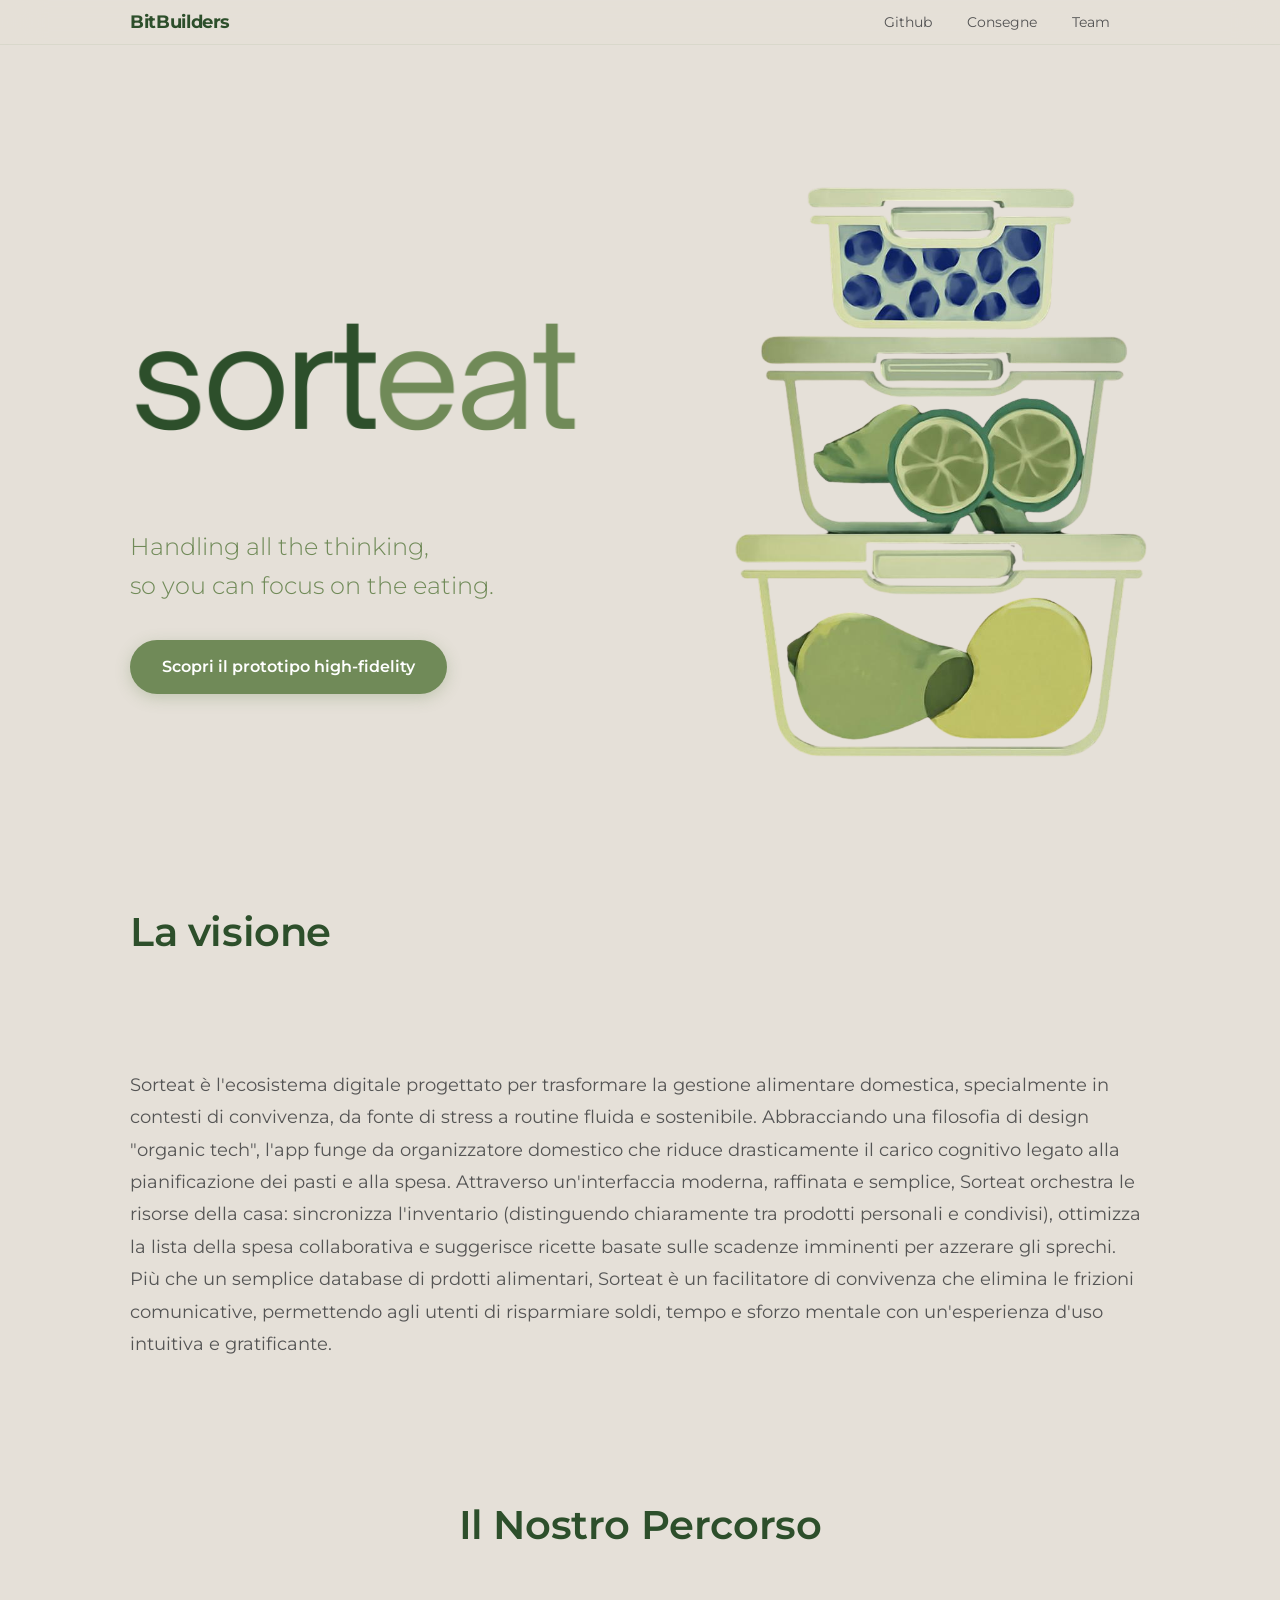
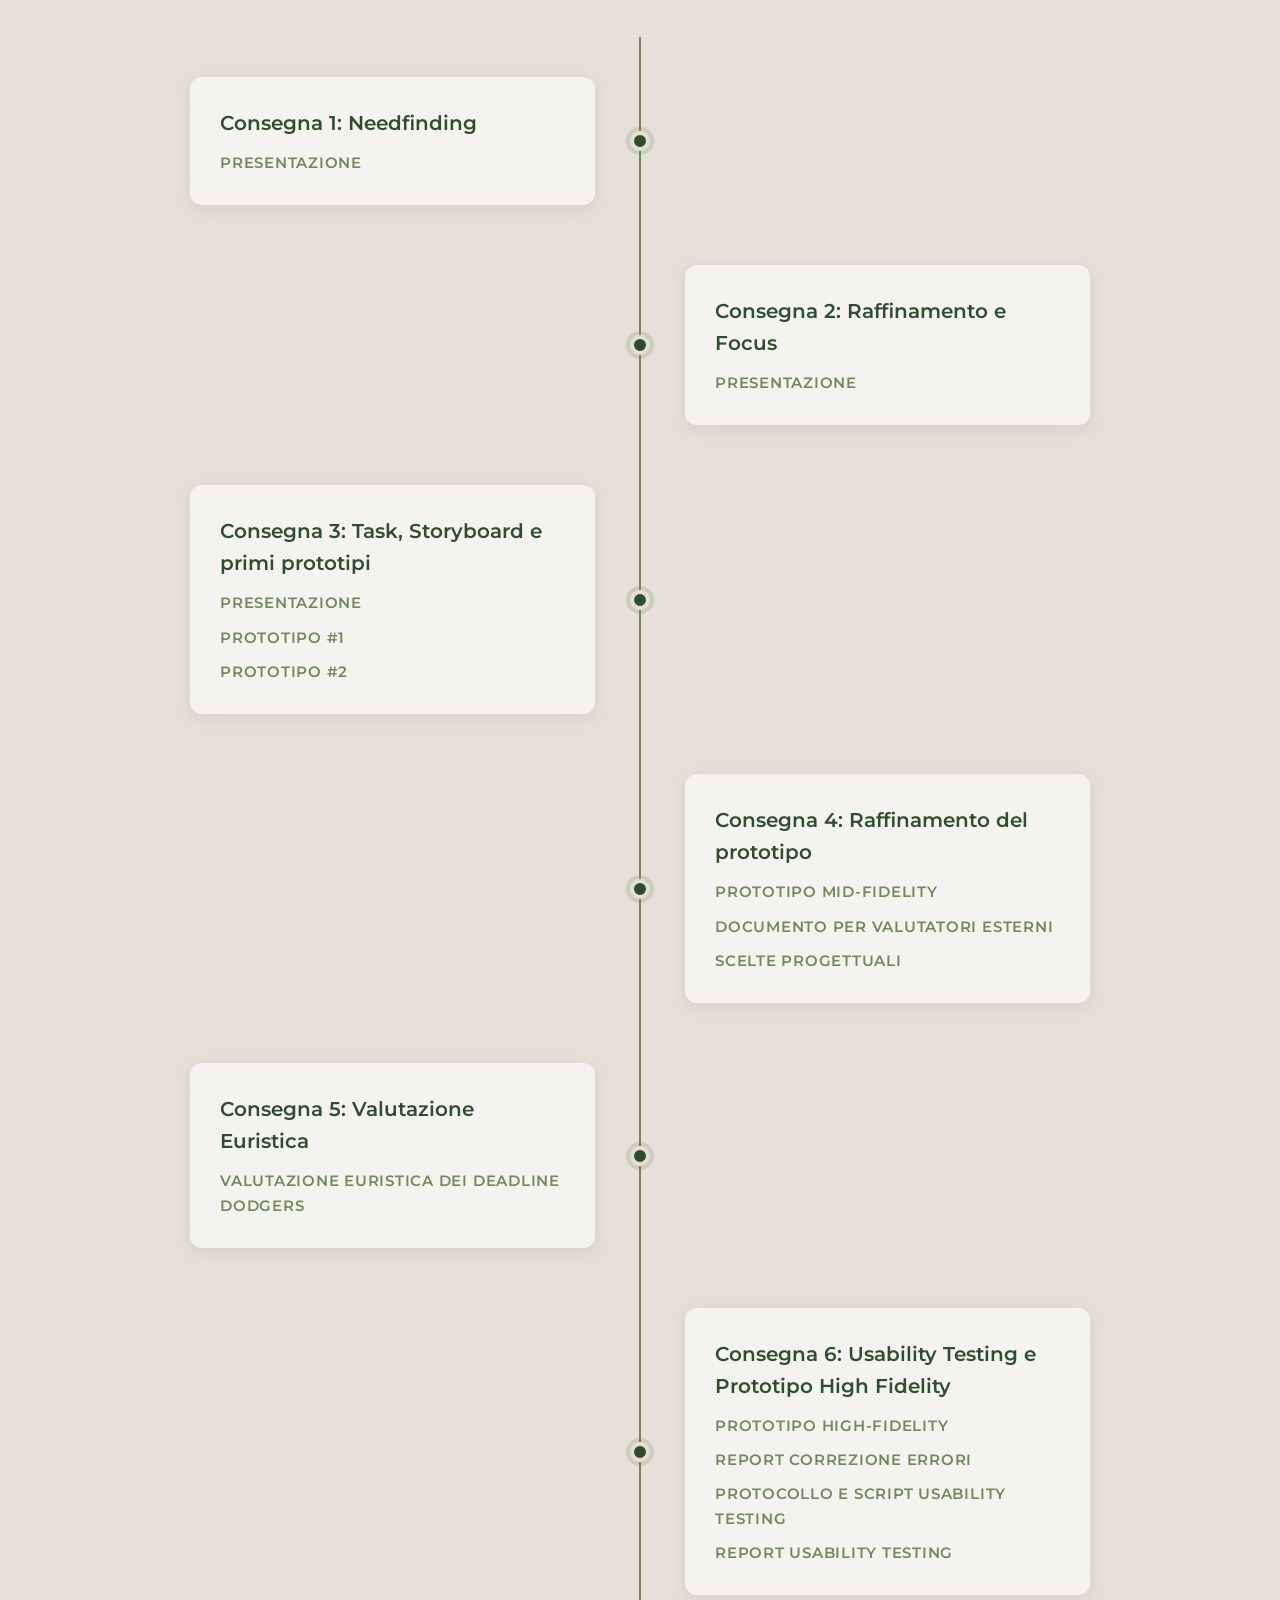
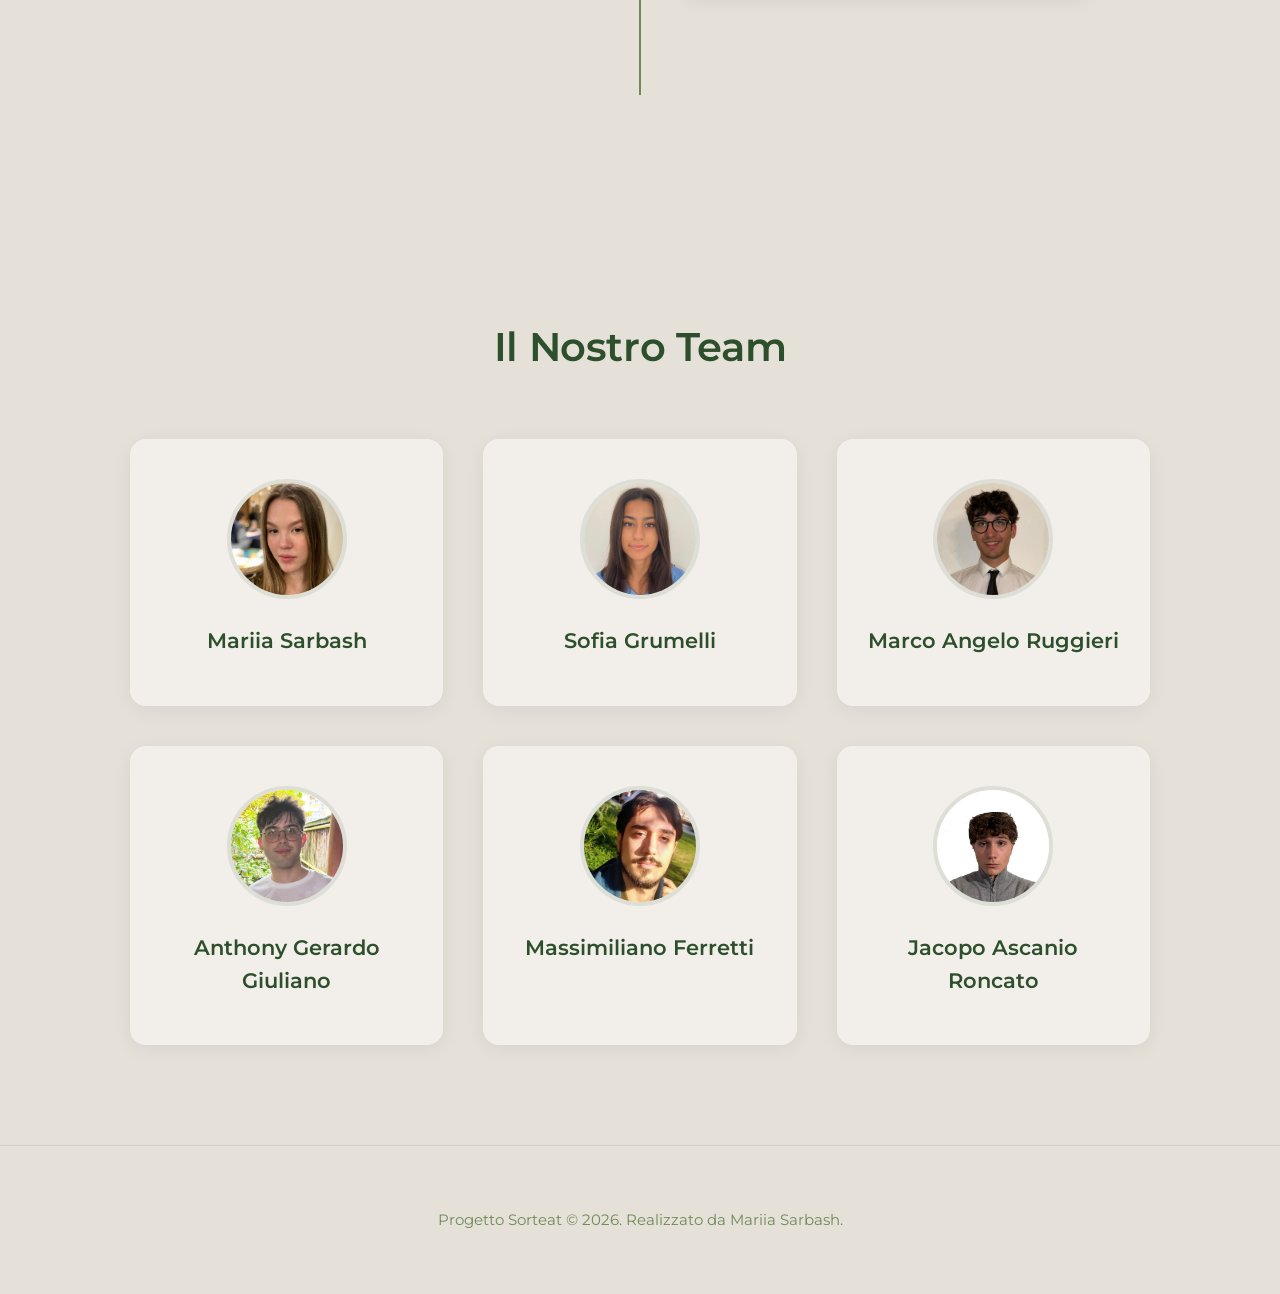
<file: docs/index.html>
<!DOCTYPE html>
<html lang="it">
<head>
    <meta charset="UTF-8">
    <meta name="viewport" content="width=device-width, initial-scale=1.0">
    <link rel="preconnect" href="https://fonts.googleapis.com">
    <link rel="preconnect" href="https://fonts.gstatic.com" crossorigin>
    <link href="https://fonts.googleapis.com/css2?family=Montserrat:wght@300;400;600;700&display=swap" rel="stylesheet">
    <link rel="stylesheet" href="style.css">
</head>
<body>

    <!-- NAVBAR -->
    <nav class="navbar">
        <div class="nav-content">
            <div class="nav-brand">BitBuilders</div>
            <div class="nav-links">
                <a href="https://github.com/PorkyPhoenix091/BitBuilders" target="_blank">Github</a>
                <a href="#timeline">Consegne</a>
                <a href="#team">Team</a>
            </div>
        </div>
    </nav>

    <!-- SEZIONE 1: HERO -->
    <header id="hero">
        <div class="hero-container">
            <div class="hero-left">
                <img src="images/nome_senza_sfondo.png" alt="Sorteat" class="brand-text">
                <p class="subtitle">
                    Handling all the thinking,<br>
                    so you can focus on the eating.
                </p>
                <a href="https://sorteat-high-fidelity.vercel.app/" target="_blank" class="cta-button">Scopri il prototipo high-fidelity</a>
            </div>
            <div class="hero-right">
                <img src="images/icona_senza_sfondo.png" alt="Sorteat Logo" class="logo-image">
            </div>
        </div>
    </header>

    <main>
        <!-- SEZIONE 2: DESCRIZIONE PROGETTO -->
        <section id="progetto">
            <div class="container">
                <h2>La visione</h2>
                <p class="description">
                    <br><br>
                    Sorteat è l'ecosistema digitale progettato per trasformare la gestione alimentare domestica, specialmente in contesti di convivenza, da fonte di stress a routine fluida e sostenibile. 
                    Abbracciando una filosofia di design "organic tech", l'app funge da organizzatore domestico che riduce drasticamente il carico cognitivo legato alla pianificazione dei pasti e alla spesa. 
                    Attraverso un'interfaccia moderna, raffinata e semplice, Sorteat orchestra le risorse della casa: sincronizza l'inventario (distinguendo chiaramente tra prodotti personali e condivisi), ottimizza la lista della spesa collaborativa e suggerisce ricette basate sulle scadenze imminenti per azzerare gli sprechi. 
                    Più che un semplice database di prdotti alimentari, Sorteat è un facilitatore di convivenza che elimina le frizioni comunicative, permettendo agli utenti di risparmiare soldi, tempo e sforzo mentale con un'esperienza d'uso intuitiva e gratificante.
                    <br><br>
                </p>
            </div>
        </section>

        <!-- SEZIONE 3: TIMELINE -->
        <section id="timeline">
            <div class="container">
                <h2>Il Nostro Percorso</h2>
                
                <div class="timeline-wrapper">
                    <div class="timeline-line"></div>
                    
                    <div class="timeline-item left">
                        <div class="timeline-content">
                            <h3>Consegna 1: Needfinding</h3>
                            <a href="https://www.canva.com/design/DAG1AkyI7yY/JLTV6H5eQPE_Opfkq6WvCQ/edit?utm_content=DAG1AkyI7yY&utm_campaign=designshare&utm_medium=link2&utm_source=sharebutton" target="_blank" class="timeline-link">Presentazione</a>
                        </div>
                        <div class="timeline-dot"></div>
                    </div>

                    <div class="timeline-item right">
                        <div class="timeline-content">
                            <h3>Consegna 2: Raffinamento e Focus</h3>
                            <a href="https://www.canva.com/design/DAG2n0f3lO8/bTjpBwZPMkVfnHSmYqKR7Q/edit?utm_content=DAG2n0f3lO8&utm_campaign=designshare&utm_medium=link2&utm_source=sharebutton" target="_blank" class="timeline-link">Presentazione</a>
                        </div>
                        <div class="timeline-dot"></div>
                    </div>

                    <div class="timeline-item left">
                        <div class="timeline-content">
                            <h3>Consegna 3: Task, Storyboard e primi prototipi</h3>
                            <a href="https://www.canva.com/design/DAG4Y41Ez8I/7VFa86_T8dC3POmD5crgdA/edit?utm_content=DAG4Y41Ez8I&utm_campaign=designshare&utm_medium=link2&utm_source=sharebutton" target="_blank" class="timeline-link">Presentazione</a>
                            <a href="https://www.figma.com/design/XyCyeGwcpKvgQAH24P4E8Z/Wireframe-sorteat--app-?node-id=0-1&t=4iSpp0a0tvOncvmp-1" target="_blank" class="timeline-link">Prototipo #1</a>
                            <a href="https://www.figma.com/design/MQZO43VNvLqyMv8UsxBlak/Wireframe-sorteat--smartwatch-?node-id=0-1&t=Cul3mt9HDOgFIaJw-1" target="_blank" class="timeline-link">Prototipo #2</a>
                        </div>
                        <div class="timeline-dot"></div>
                    </div>

                    <div class="timeline-item right">
                        <div class="timeline-content">
                            <h3>Consegna 4: Raffinamento del prototipo</h3>
                            <a href="https://spruce-hall-84358345.figma.site/" target="_blank" class="timeline-link">Prototipo Mid-Fidelity</a>
                            <a href="https://docs.google.com/document/d/1M24bUwHq5TzBwfu4ApuoLfzlouOgkYrqL4EulZmsFyU/edit?usp=sharing" target="_blank" class="timeline-link">Documento per valutatori esterni</a>
                            <a href="https://docs.google.com/document/d/1sZ8BZX-8bvs6HU83pDcwnVwQm6Q340fjtZOIEIONgVE/edit?usp=sharing" target="_blank" class="timeline-link">Scelte progettuali</a>
                        </div>
                        <div class="timeline-dot"></div>
                    </div>

                    <div class="timeline-item left">
                        <div class="timeline-content">
                            <h3>Consegna 5: Valutazione Euristica</h3>
                            <a href="pdf/Valutazione Euristica di _StrandU_ - Deadline Dodgers (BitBuilders).pdf" target="_blank" class="timeline-link">Valutazione Euristica dei deadline dodgers</a>
                        </div>
                        <div class="timeline-dot"></div>
                    </div>

                    <div class="timeline-item right">
                        <div class="timeline-content">
                            <h3>Consegna 6: Usability Testing e Prototipo High Fidelity </h3>
                            <a href="https://sorteat-high-fidelity.vercel.app/" target="_blank" class="timeline-link">Prototipo high-fidelity</a>
                            <a href="pdf/Report correzione prototipo (BitBuilders).pdf" target="_blank" class="timeline-link">report correzione errori</a>
                            <a href="pdf/Protocollo e Script per Usability Testing (BitBuilders).pdf" target="_blank" class="timeline-link">protocollo e script usability testing</a>
                            <a href="pdf/REPORT USABILITY TESTING (BitBuilders)_compressed.pdf" target="_blank" class="timeline-link">report usability testing</a>
                        </div>
                        <div class="timeline-dot"></div>
                    </div>
                </div>
            </div>
        </section>

        <!-- SEZIONE 4: IL TEAM -->
        <section id="team">
            <div class="container">
                <h2>Il Nostro Team</h2>
                
                <div class="team-grid">
                    <div class="team-member-card">
                        <img src="images/Mariia Sarbash.jpg" alt="Mariia Sarbash" class="member-photo">
                        <h3>Mariia Sarbash</h3>
                    </div>

                    <div class="team-member-card">
                        <img src="images/Sofia Grumelli.jpg" alt="Sofia Grumelli" class="member-photo">
                        <h3>Sofia Grumelli</h3>
                    </div>

                    <div class="team-member-card">
                        <img src="images/Marco Angelo Ruggieri.jpg" alt="Marco Angelo Ruggieri" class="member-photo">
                        <h3>Marco Angelo Ruggieri</h3>
                    </div>

                    <div class="team-member-card">
                        <img src="images/Anthony Gerardo Giuliano.jpg" alt="Anthony Gerardo Giuliano" class="member-photo">
                        <h3>Anthony Gerardo Giuliano</h3>
                    </div>

                    <div class="team-member-card">
                        <img src="images/Massimiliano Ferretti.jpg" alt="Massimiliano Ferretti" class="member-photo">
                        <h3>Massimiliano Ferretti</h3>
                    </div>

                    <div class="team-member-card">
                        <img src="images/Jacopo Ascanio Roncato.jpg" alt="Jacopo Ascanio Roncato" class="member-photo">
                        <h3>Jacopo Ascanio Roncato</h3>
                    </div>
                </div>
            </div>
        </section>
    </main>

    <!-- SEZIONE 5: FOOTER -->
    <footer id="contatti">
        <div class="container">
            <p>Progetto Sorteat © 2026. Realizzato da Mariia Sarbash.</p>
        </div>
    </footer>

</body>
</html>
</file>
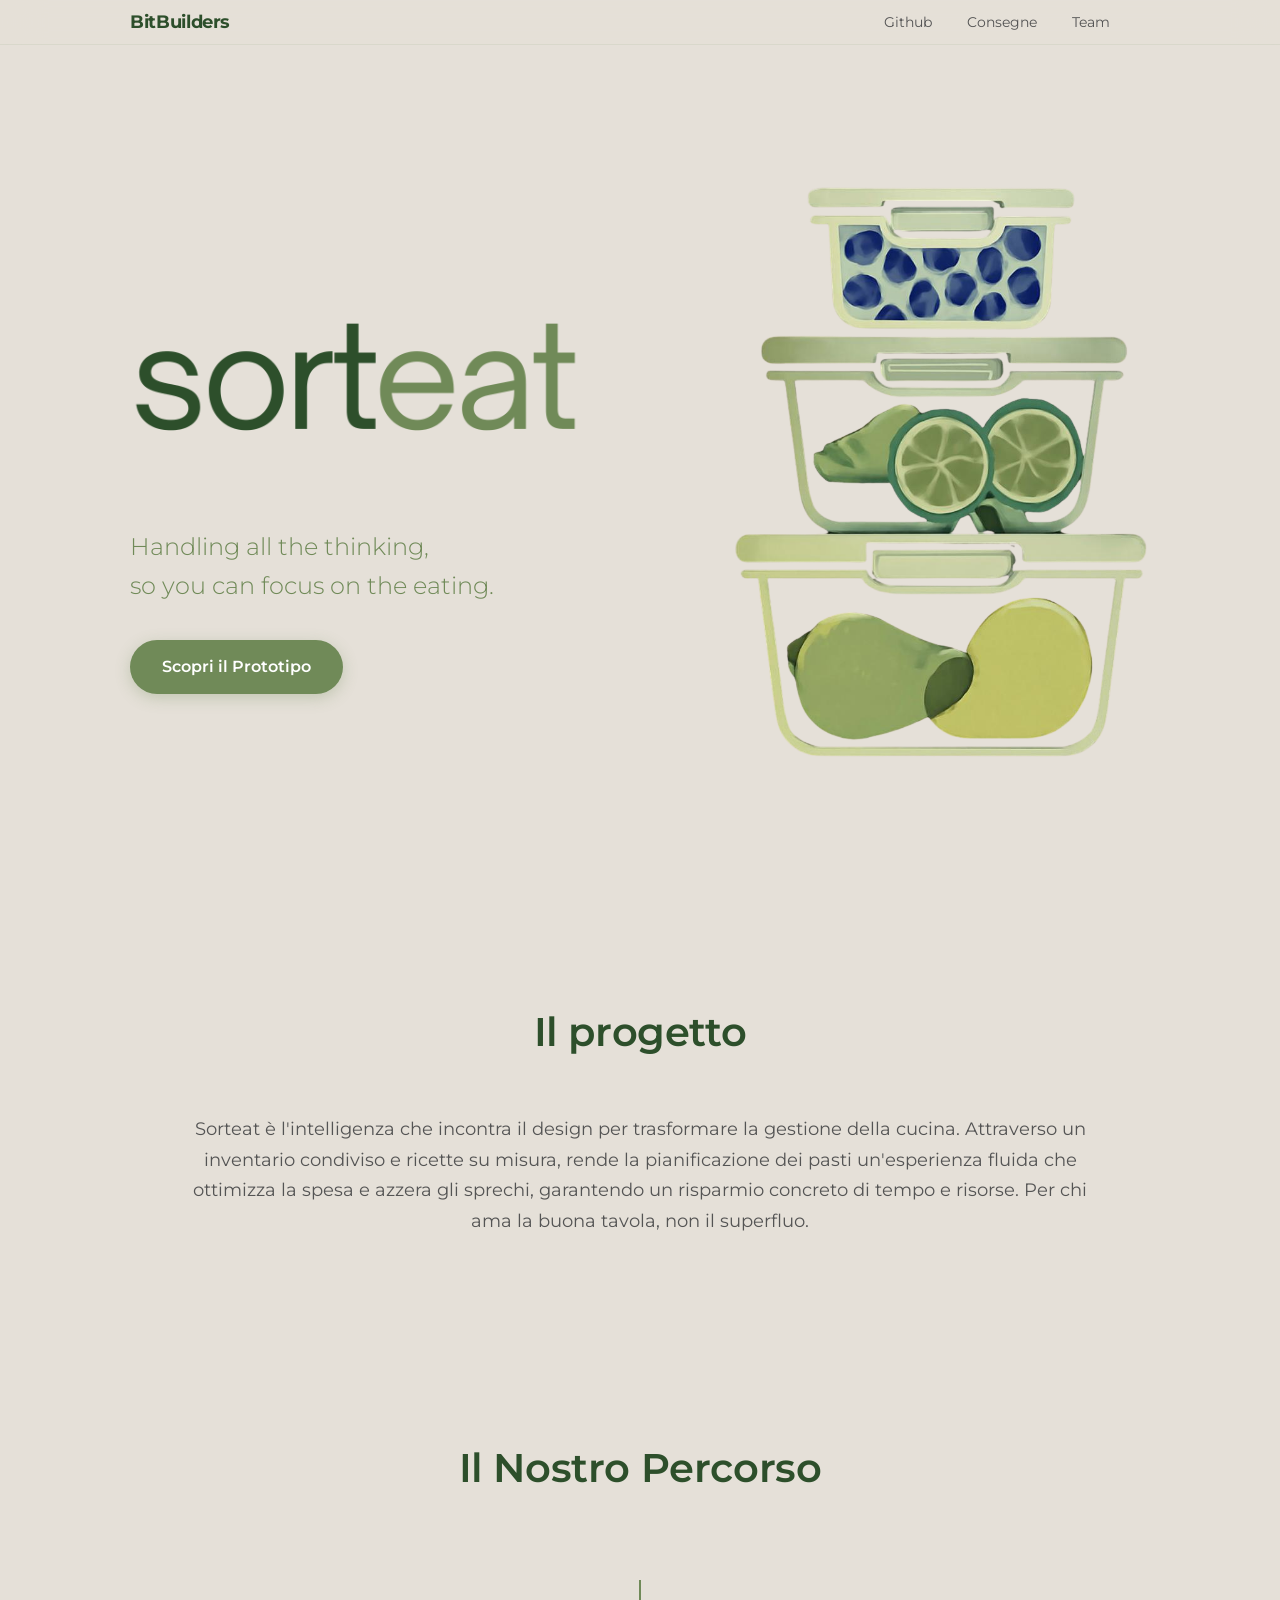
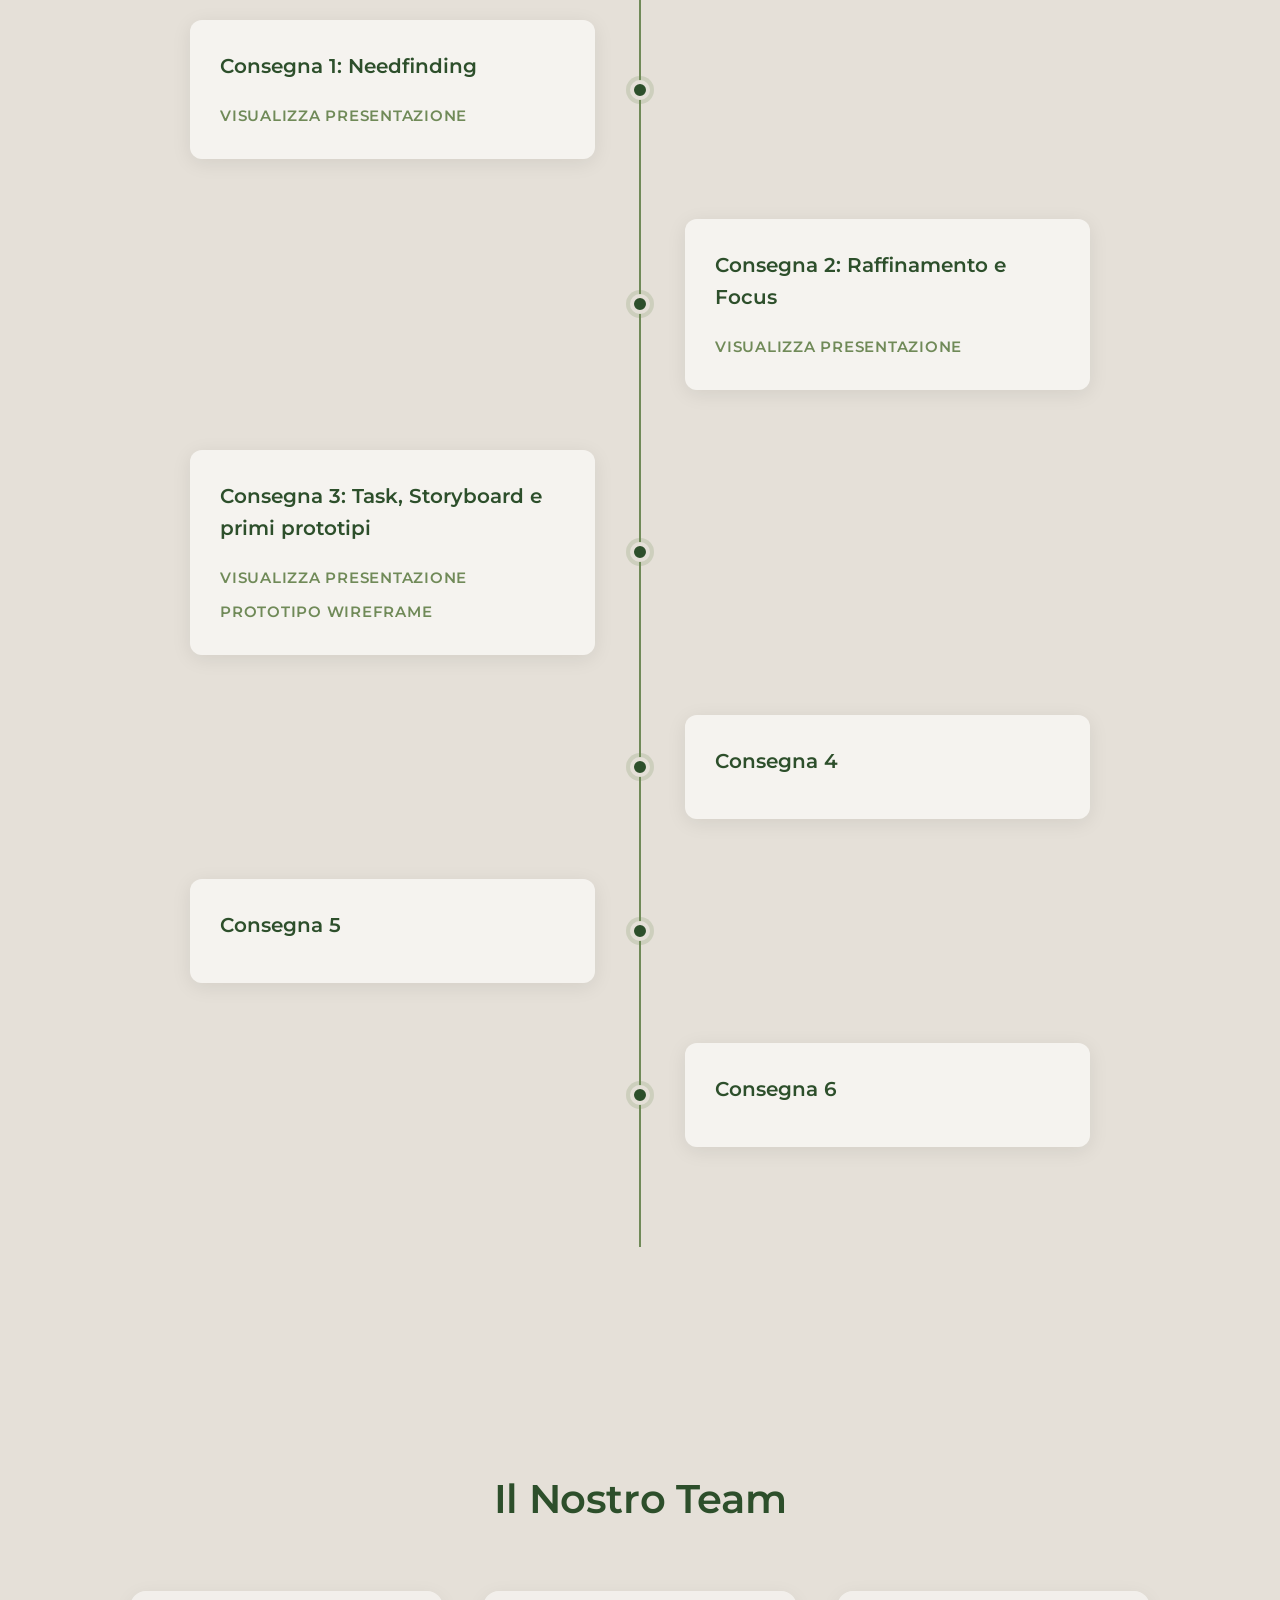
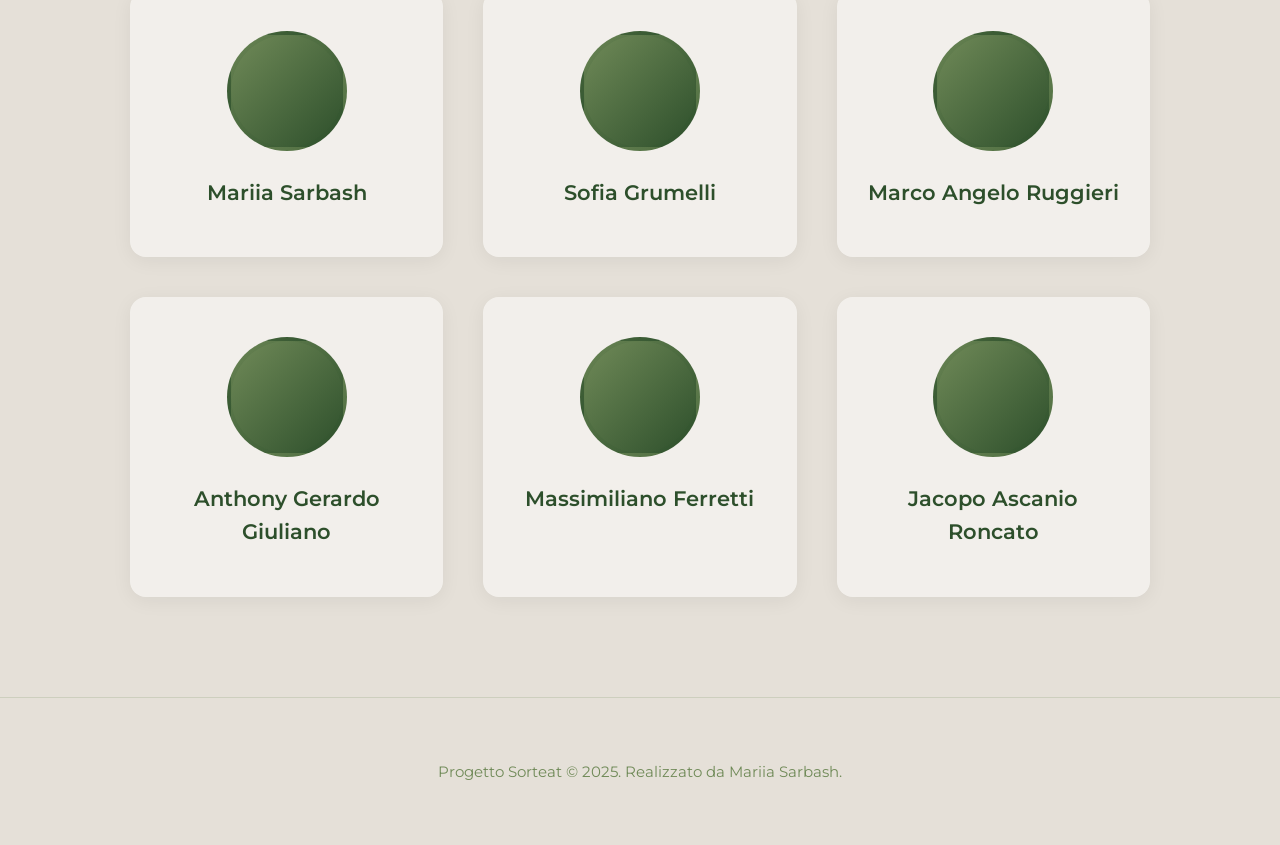
<file: pagina/index.html>
<!DOCTYPE html>
<html lang="it">
<head>
    <meta charset="UTF-8">
    <meta name="viewport" content="width=device-width, initial-scale=1.0">
    <title>Sorteat - La tua cucina intelligente</title>
    <link rel="preconnect" href="https://fonts.googleapis.com">
    <link rel="preconnect" href="https://fonts.gstatic.com" crossorigin>
    <link href="https://fonts.googleapis.com/css2?family=Montserrat:wght@300;400;600;700&display=swap" rel="stylesheet">
    <link rel="stylesheet" href="style.css">
</head>
<body>

    <!-- NAVBAR -->
    <nav class="navbar">
        <div class="nav-content">
            <div class="nav-brand">BitBuilders</div>
            <div class="nav-links">
                <a href="https://github.com/PorkyPhoenix091/BitBuilders" target="_blank">Github</a>
                <a href="#timeline">Consegne</a>
                <a href="#team">Team</a>
            </div>
        </div>
    </nav>

    <!-- SEZIONE 1: HERO -->
    <header id="hero">
        <div class="hero-container">
            <div class="hero-left">
                <img src="images/nome_senza_sfondo.png" alt="Sorteat" class="brand-text">
                <p class="subtitle">
                    Handling all the thinking,<br>
                    so you can focus on the eating.
                </p>
                <a href="#" class="cta-button">Scopri il Prototipo</a>
            </div>
            <div class="hero-right">
                <img src="images/icona_senza_sfondo.png" alt="Sorteat Logo" class="logo-image">
            </div>
        </div>
    </header>

    <main>
        <!-- SEZIONE 2: DESCRIZIONE PROGETTO -->
        <section id="progetto">
            <div class="container">
                <h2>Il progetto</h2>
                <p class="description">
                    Sorteat è l'intelligenza che incontra il design per trasformare la gestione della cucina.
                    Attraverso un inventario condiviso e ricette su misura, rende la pianificazione dei pasti 
                    un'esperienza fluida che ottimizza la spesa e azzera gli sprechi, garantendo un risparmio 
                    concreto di tempo e risorse.
                    Per chi ama la buona tavola, non il superfluo.
                </p>
            </div>
        </section>

        <!-- SEZIONE 3: TIMELINE -->
        <section id="timeline">
            <div class="container">
                <h2>Il Nostro Percorso</h2>
                
                <div class="timeline-wrapper">
                    <div class="timeline-line"></div>
                    
                    <div class="timeline-item left">
                        <div class="timeline-content">
                            <h3>Consegna 1: Needfinding</h3>
                            <a href="https://www.canva.com/design/DAG1AkyI7yY/JLTV6H5eQPE_Opfkq6WvCQ/edit?utm_content=DAG1AkyI7yY&utm_campaign=designshare&utm_medium=link2&utm_source=sharebutton" target="_blank" class="timeline-link">Visualizza Presentazione</a>
                        </div>
                        <div class="timeline-dot"></div>
                    </div>

                    <div class="timeline-item right">
                        <div class="timeline-content">
                            <h3>Consegna 2: Raffinamento e Focus</h3>
                            <a href="https://www.canva.com/design/DAG2n0f3lO8/bTjpBwZPMkVfnHSmYqKR7Q/edit?utm_content=DAG2n0f3lO8&utm_campaign=designshare&utm_medium=link2&utm_source=sharebutton" target="_blank" class="timeline-link">Visualizza Presentazione</a>
                        </div>
                        <div class="timeline-dot"></div>
                    </div>

                    <div class="timeline-item left">
                        <div class="timeline-content">
                            <h3>Consegna 3: Task, Storyboard e primi prototipi</h3>
                            <a href="#" class="timeline-link">Visualizza Presentazione</a>
                            <a href="#" class="timeline-link">Prototipo Wireframe</a>
                        </div>
                        <div class="timeline-dot"></div>
                    </div>

                    <div class="timeline-item right">
                        <div class="timeline-content">
                            <h3>Consegna 4</h3>
                        </div>
                        <div class="timeline-dot"></div>
                    </div>

                    <div class="timeline-item left">
                        <div class="timeline-content">
                            <h3>Consegna 5</h3>
                        </div>
                        <div class="timeline-dot"></div>
                    </div>

                    <div class="timeline-item right">
                        <div class="timeline-content">
                            <h3>Consegna 6</h3>
                        </div>
                        <div class="timeline-dot"></div>
                    </div>
                </div>
            </div>
        </section>

        <!-- SEZIONE 4: IL TEAM -->
        <section id="team">
            <div class="container">
                <h2>Il Nostro Team</h2>
                
                <div class="team-grid">
                    <div class="team-member-card">
                        <div class="member-photo"></div>
                        <h3>Mariia Sarbash</h3>
                    </div>

                    <div class="team-member-card">
                        <div class="member-photo"></div>
                        <h3>Sofia Grumelli</h3>
                    </div>

                    <div class="team-member-card">
                        <div class="member-photo"></div>
                        <h3>Marco Angelo Ruggieri</h3>
                    </div>

                    <div class="team-member-card">
                        <div class="member-photo"></div>
                        <h3>Anthony Gerardo Giuliano</h3>
                    </div>

                    <div class="team-member-card">
                        <div class="member-photo"></div>
                        <h3>Massimiliano Ferretti</h3>
                    </div>

                    <div class="team-member-card">
                        <div class="member-photo"></div>
                        <h3>Jacopo Ascanio Roncato</h3>
                    </div>
                </div>
            </div>
        </section>
    </main>

    <!-- SEZIONE 5: FOOTER -->
    <footer id="contatti">
        <div class="container">
            <p>Progetto Sorteat © 2025. Realizzato da Mariia Sarbash.</p>
        </div>
    </footer>

</body>
</html>
</file>
<file: docs/style.css>
/* ================================================
   RESET E CONFIGURAZIONE GLOBALE
   ================================================ */

   * {
    margin: 0;
    padding: 0;
    box-sizing: border-box;
}

html {
    scroll-behavior: smooth;
}

body {
    font-family: 'Montserrat', -apple-system, BlinkMacSystemFont, 'Segoe UI', sans-serif;
    background-color: #e5e0d8;
    color: #545454;
    line-height: 1.6;
    -webkit-font-smoothing: antialiased;
    -moz-osx-font-smoothing: grayscale;
}

.container {
    max-width: 1100px;
    margin: 0 auto;
    padding: 0 40px;
}

/* ================================================
   NAVBAR
   ================================================ */

.navbar {
    position: fixed;
    top: 0;
    left: 0;
    right: 0;
    background: rgba(229, 224, 216, 0.8);
    backdrop-filter: blur(20px);
    -webkit-backdrop-filter: blur(20px);
    z-index: 1000;
    border-bottom: 1px solid rgba(112, 138, 88, 0.1);
}

.nav-content {
    max-width: 1100px;
    margin: 0 auto;
    padding: 0 40px;
    height: 44px;
    display: flex;
    align-items: center;
    justify-content: space-between;
}

.nav-brand {
    font-weight: 700;
    font-size: 1.1rem;
    color: #2d4f2b;
    letter-spacing: -0.02em;
}

.nav-links {
    display: flex;
    gap: 35px;
    align-items: center;
    margin-right: 40px;
}

.nav-links a {
    color: #545454;
    font-size: 0.875rem;
    font-weight: 400;
    text-decoration: none;
    transition: color 0.2s ease;
}

.nav-links a:hover {
    color: #2d4f2b;
}

/* ================================================
   TIPOGRAFIA
   ================================================ */

h1 {
    font-size: 4rem;
    font-weight: 700;
    color: #2d4f2b;
    letter-spacing: -0.02em;
    margin-top: 20px;
}

h2 {
    font-size: 2.5rem;
    font-weight: 600;
    color: #2d4f2b;
    margin-bottom: 40px;
    letter-spacing: -0.01em;
}

h3 {
    font-size: 1.25rem;
    font-weight: 600;
    color: #2d4f2b;
    margin-bottom: 12px;
}

p {
    font-size: 1.125rem;
    line-height: 1.8;
    font-weight: 400;
}

a {
    text-decoration: none;
    color: #708a58;
    transition: all 0.3s ease;
}

a:hover {
    color: #2d4f2b;
}

/* ================================================
   SEZIONE 1: HERO
   ================================================ */

#hero {
    min-height: 100vh;
    display: flex;
    align-items: center;
    justify-content: center;
    padding-top: 44px;
}

.hero-container {
    max-width: 1100px;
    width: 100%;
    margin: 0 auto;
    padding: 0 40px;
    display: flex;
    align-items: center;
    gap: 80px;
}

.hero-left {
    flex: 1;
    text-align: left;
}

.hero-right {
    flex: 1;
    display: flex;
    align-items: center;
    justify-content: flex-end;
}

.logo-image {
    width: 420px;
    height: auto;
    max-width: 100%;
}

.brand-text {
    max-width: 450px;
    width: 100%;
    height: auto;
    margin: 0;
    display: block;
}

.subtitle {
    font-size: 1.5rem;
    color: #708a58;
    font-weight: 300;
    margin-top: 25px;
    line-height: 1.6;
}

.cta-button {
    display: inline-block;
    margin-top: 35px;
    padding: 14px 32px;
    background: #708a58;
    color: white;
    font-weight: 600;
    font-size: 1rem;
    border-radius: 30px;
    text-decoration: none;
    transition: all 0.3s ease;
    box-shadow: 0 4px 15px rgba(112, 138, 88, 0.3);
}

.cta-button:hover {
    background: #2d4f2b;
    transform: translateY(-2px);
    box-shadow: 0 6px 20px rgba(45, 79, 43, 0.4);
    color: white;
}

@keyframes fadeIn {
    from {
        opacity: 0;
        transform: translateY(30px);
    }
    to {
        opacity: 1;
        transform: translateY(0);
    }
}

/* ================================================
   SEZIONE 2: PROGETTO
   ================================================ */

/* TEMPORANEAMENTE NASCOSTA
#progetto {
    padding: 100px 0;
    text-align: center;
}

#progetto h2 {
    margin-bottom: 50px;
}

.description {
    max-width: 900px;
    margin: 0 auto;
    font-size: 1.125rem;
    line-height: 1.7;
    color: #545454;
}
*/

/* ================================================
   SEZIONE 3: TIMELINE
   ================================================ */

#timeline {
    padding: 100px 0 120px;
    text-align: center;
}

#timeline h2 {
    margin-bottom: 80px;
}

.timeline-wrapper {
    position: relative;
    max-width: 900px;
    margin: 0 auto;
    padding: 40px 0;
}

.timeline-line {
    position: absolute;
    left: 50%;
    top: 0;
    bottom: 0;
    width: 2px;
    background: #708a58;
    transform: translateX(-50%);
}

.timeline-item {
    position: relative;
    margin-bottom: 60px;
    opacity: 0;
    animation: slideIn 0.6s ease-out forwards;
}

.timeline-item:nth-child(2) {
    animation-delay: 0.1s;
}

.timeline-item:nth-child(3) {
    animation-delay: 0.2s;
}

.timeline-item:nth-child(4) {
    animation-delay: 0.3s;
}

.timeline-item:nth-child(5) {
    animation-delay: 0.4s;
}

.timeline-item:nth-child(6) {
    animation-delay: 0.5s;
}

.timeline-content {
    width: 45%;
    padding: 30px;
    background: rgba(255, 255, 255, 0.6);
    border-radius: 12px;
    box-shadow: 0 4px 20px rgba(0, 0, 0, 0.08);
    transition: transform 0.3s ease, box-shadow 0.3s ease;
    text-align: left;
}

.timeline-content:hover {
    transform: translateY(-5px);
    box-shadow: 0 8px 30px rgba(0, 0, 0, 0.12);
}

.timeline-item.left .timeline-content {
    margin-left: 0;
    margin-right: auto;
}

.timeline-item.right .timeline-content {
    margin-left: auto;
    margin-right: 0;
}

.timeline-dot {
    position: absolute;
    left: 50%;
    top: 50%;
    transform: translate(-50%, -50%);
    width: 20px;
    height: 20px;
    background: #2d4f2b;
    border: 4px solid #e5e0d8;
    border-radius: 50%;
    z-index: 10;
    box-shadow: 0 0 0 4px rgba(112, 138, 88, 0.2);
}

.timeline-link {
    display: block;
    margin-top: 10px;
    font-weight: 600;
    font-size: 0.95rem;
    text-transform: uppercase;
    letter-spacing: 0.05em;
}

@keyframes slideIn {
    from {
        opacity: 0;
        transform: translateX(-30px);
    }
    to {
        opacity: 1;
        transform: translateX(0);
    }
}

/* ================================================
   SEZIONE 4: TEAM
   ================================================ */

#team {
    padding: 100px 0;
    text-align: center;
}

#team h2 {
    margin-bottom: 60px;
}

.team-grid {
    display: grid;
    grid-template-columns: repeat(auto-fit, minmax(250px, 1fr));
    gap: 40px;
    max-width: 1100px;
    margin: 0 auto;
}

.team-member-card {
    background: rgba(255, 255, 255, 0.5);
    padding: 40px 30px;
    border-radius: 16px;
    transition: transform 0.3s ease, box-shadow 0.3s ease;
    box-shadow: 0 4px 20px rgba(0, 0, 0, 0.06);
}

.team-member-card:hover {
    transform: translateY(-8px);
    box-shadow: 0 12px 40px rgba(0, 0, 0, 0.12);
}

.member-photo {
    width: 120px;
    height: 120px;
    border-radius: 50%;
    margin: 0 auto 25px;
    border: 4px solid rgba(45, 79, 43, 0.1);
    object-fit: cover;
    display: block;
}

.team-member-card h3 {
    margin-bottom: 8px;
    font-size: 1.3rem;
}

.role {
    color: #708a58;
    font-size: 1rem;
    font-weight: 400;
}

/* ================================================
   SEZIONE 5: FOOTER
   ================================================ */

#contatti {
    padding: 60px 0;
    text-align: center;
    border-top: 1px solid rgba(112, 138, 88, 0.2);
}

#contatti p {
    font-size: 0.95rem;
    color: #708a58;
}

/* ================================================
   RESPONSIVE DESIGN
   ================================================ */

@media (max-width: 768px) {
    h1 {
        font-size: 2.5rem;
    }

    h2 {
        font-size: 2rem;
    }

    .logo-image {
        width: 90px;
    }

    .brand-text {
        max-width: 350px;
    }

    .subtitle {
        font-size: 1.2rem;
        padding: 0 20px;
    }

    .container {
        padding: 0 20px;
    }

    /* Timeline responsive */
    .timeline-line {
        left: 20px;
    }

    .timeline-content {
        width: calc(100% - 60px);
        margin-left: 60px !important;
        margin-right: 0 !important;
    }

    .timeline-dot {
        left: 20px;
    }

    /* Team grid responsive */
    .team-grid {
        grid-template-columns: 1fr;
        gap: 30px;
    }

    #progetto,
    #timeline,
    #team {
        padding: 60px 0;
    }
}

@media (max-width: 480px) {
    h1 {
        font-size: 2rem;
    }

    .logo-image {
        width: 70px;
    }

    .brand-text {
        max-width: 280px;
    }

    .subtitle {
        font-size: 1rem;
    }

    .logo {
        width: 60px;
        height: 60px;
    }
}
</file>
<file: pagina/style.css>
/* ================================================
   RESET E CONFIGURAZIONE GLOBALE
   ================================================ */

* {
    margin: 0;
    padding: 0;
    box-sizing: border-box;
}

html {
    scroll-behavior: smooth;
}

body {
    font-family: 'Montserrat', -apple-system, BlinkMacSystemFont, 'Segoe UI', sans-serif;
    background-color: #e5e0d8;
    color: #545454;
    line-height: 1.6;
    -webkit-font-smoothing: antialiased;
    -moz-osx-font-smoothing: grayscale;
}

.container {
    max-width: 1100px;
    margin: 0 auto;
    padding: 0 40px;
}

/* ================================================
   NAVBAR
   ================================================ */

.navbar {
    position: fixed;
    top: 0;
    left: 0;
    right: 0;
    background: rgba(229, 224, 216, 0.8);
    backdrop-filter: blur(20px);
    -webkit-backdrop-filter: blur(20px);
    z-index: 1000;
    border-bottom: 1px solid rgba(112, 138, 88, 0.1);
}

.nav-content {
    max-width: 1100px;
    margin: 0 auto;
    padding: 0 40px;
    height: 44px;
    display: flex;
    align-items: center;
    justify-content: space-between;
}

.nav-brand {
    font-weight: 700;
    font-size: 1.1rem;
    color: #2d4f2b;
    letter-spacing: -0.02em;
}

.nav-links {
    display: flex;
    gap: 35px;
    align-items: center;
    margin-right: 40px;
}

.nav-links a {
    color: #545454;
    font-size: 0.875rem;
    font-weight: 400;
    text-decoration: none;
    transition: color 0.2s ease;
}

.nav-links a:hover {
    color: #2d4f2b;
}

/* ================================================
   TIPOGRAFIA
   ================================================ */

h1 {
    font-size: 4rem;
    font-weight: 700;
    color: #2d4f2b;
    letter-spacing: -0.02em;
    margin-top: 20px;
}

h2 {
    font-size: 2.5rem;
    font-weight: 600;
    color: #2d4f2b;
    margin-bottom: 40px;
    letter-spacing: -0.01em;
}

h3 {
    font-size: 1.25rem;
    font-weight: 600;
    color: #2d4f2b;
    margin-bottom: 12px;
}

p {
    font-size: 1.125rem;
    line-height: 1.8;
    font-weight: 400;
}

a {
    text-decoration: none;
    color: #708a58;
    transition: all 0.3s ease;
}

a:hover {
    color: #2d4f2b;
}

/* ================================================
   SEZIONE 1: HERO
   ================================================ */

#hero {
    min-height: 100vh;
    display: flex;
    align-items: center;
    justify-content: center;
    padding-top: 44px;
}

.hero-container {
    max-width: 1100px;
    width: 100%;
    margin: 0 auto;
    padding: 0 40px;
    display: flex;
    align-items: center;
    gap: 80px;
}

.hero-left {
    flex: 1;
    text-align: left;
}

.hero-right {
    flex: 1;
    display: flex;
    align-items: center;
    justify-content: flex-end;
}

.logo-image {
    width: 420px;
    height: auto;
    max-width: 100%;
}

.brand-text {
    max-width: 450px;
    width: 100%;
    height: auto;
    margin: 0;
    display: block;
}

.subtitle {
    font-size: 1.5rem;
    color: #708a58;
    font-weight: 300;
    margin-top: 25px;
    line-height: 1.6;
}

.cta-button {
    display: inline-block;
    margin-top: 35px;
    padding: 14px 32px;
    background: #708a58;
    color: white;
    font-weight: 600;
    font-size: 1rem;
    border-radius: 30px;
    text-decoration: none;
    transition: all 0.3s ease;
    box-shadow: 0 4px 15px rgba(112, 138, 88, 0.3);
}

.cta-button:hover {
    background: #2d4f2b;
    transform: translateY(-2px);
    box-shadow: 0 6px 20px rgba(45, 79, 43, 0.4);
    color: white;
}

@keyframes fadeIn {
    from {
        opacity: 0;
        transform: translateY(30px);
    }
    to {
        opacity: 1;
        transform: translateY(0);
    }
}

/* ================================================
   SEZIONE 2: PROGETTO
   ================================================ */

#progetto {
    padding: 100px 0;
    text-align: center;
}

#progetto h2 {
    margin-bottom: 50px;
}

.description {
    max-width: 900px;
    margin: 0 auto;
    font-size: 1.125rem;
    line-height: 1.7;
    color: #545454;
}

/* ================================================
   SEZIONE 3: TIMELINE
   ================================================ */

#timeline {
    padding: 100px 0 120px;
    text-align: center;
}

#timeline h2 {
    margin-bottom: 80px;
}

.timeline-wrapper {
    position: relative;
    max-width: 900px;
    margin: 0 auto;
    padding: 40px 0;
}

.timeline-line {
    position: absolute;
    left: 50%;
    top: 0;
    bottom: 0;
    width: 2px;
    background: #708a58;
    transform: translateX(-50%);
}

.timeline-item {
    position: relative;
    margin-bottom: 60px;
    opacity: 0;
    animation: slideIn 0.6s ease-out forwards;
}

.timeline-item:nth-child(2) {
    animation-delay: 0.1s;
}

.timeline-item:nth-child(3) {
    animation-delay: 0.2s;
}

.timeline-item:nth-child(4) {
    animation-delay: 0.3s;
}

.timeline-item:nth-child(5) {
    animation-delay: 0.4s;
}

.timeline-item:nth-child(6) {
    animation-delay: 0.5s;
}

.timeline-content {
    width: 45%;
    padding: 30px;
    background: rgba(255, 255, 255, 0.6);
    border-radius: 12px;
    box-shadow: 0 4px 20px rgba(0, 0, 0, 0.08);
    transition: transform 0.3s ease, box-shadow 0.3s ease;
    text-align: left;
}

.timeline-content:hover {
    transform: translateY(-5px);
    box-shadow: 0 8px 30px rgba(0, 0, 0, 0.12);
}

.timeline-item.left .timeline-content {
    margin-left: 0;
    margin-right: auto;
}

.timeline-item.right .timeline-content {
    margin-left: auto;
    margin-right: 0;
}

.timeline-dot {
    position: absolute;
    left: 50%;
    top: 50%;
    transform: translate(-50%, -50%);
    width: 20px;
    height: 20px;
    background: #2d4f2b;
    border: 4px solid #e5e0d8;
    border-radius: 50%;
    z-index: 10;
    box-shadow: 0 0 0 4px rgba(112, 138, 88, 0.2);
}

.timeline-link {
    display: inline-block;
    margin-top: 10px;
    font-weight: 600;
    font-size: 0.95rem;
    text-transform: uppercase;
    letter-spacing: 0.05em;
}

@keyframes slideIn {
    from {
        opacity: 0;
        transform: translateX(-30px);
    }
    to {
        opacity: 1;
        transform: translateX(0);
    }
}

/* ================================================
   SEZIONE 4: TEAM
   ================================================ */

#team {
    padding: 100px 0;
    text-align: center;
}

#team h2 {
    margin-bottom: 60px;
}

.team-grid {
    display: grid;
    grid-template-columns: repeat(auto-fit, minmax(250px, 1fr));
    gap: 40px;
    max-width: 1100px;
    margin: 0 auto;
}

.team-member-card {
    background: rgba(255, 255, 255, 0.5);
    padding: 40px 30px;
    border-radius: 16px;
    transition: transform 0.3s ease, box-shadow 0.3s ease;
    box-shadow: 0 4px 20px rgba(0, 0, 0, 0.06);
}

.team-member-card:hover {
    transform: translateY(-8px);
    box-shadow: 0 12px 40px rgba(0, 0, 0, 0.12);
}

.member-photo {
    width: 120px;
    height: 120px;
    background: linear-gradient(135deg, #708a58 0%, #2d4f2b 100%);
    border-radius: 50%;
    margin: 0 auto 25px;
    border: 4px solid rgba(45, 79, 43, 0.1);
}

.team-member-card h3 {
    margin-bottom: 8px;
    font-size: 1.3rem;
}

.role {
    color: #708a58;
    font-size: 1rem;
    font-weight: 400;
}

/* ================================================
   SEZIONE 5: FOOTER
   ================================================ */

#contatti {
    padding: 60px 0;
    text-align: center;
    border-top: 1px solid rgba(112, 138, 88, 0.2);
}

#contatti p {
    font-size: 0.95rem;
    color: #708a58;
}

/* ================================================
   RESPONSIVE DESIGN
   ================================================ */

@media (max-width: 768px) {
    h1 {
        font-size: 2.5rem;
    }

    h2 {
        font-size: 2rem;
    }

    .logo-image {
        width: 90px;
    }

    .brand-text {
        max-width: 350px;
    }

    .subtitle {
        font-size: 1.2rem;
        padding: 0 20px;
    }

    .container {
        padding: 0 20px;
    }

    /* Timeline responsive */
    .timeline-line {
        left: 20px;
    }

    .timeline-content {
        width: calc(100% - 60px);
        margin-left: 60px !important;
        margin-right: 0 !important;
    }

    .timeline-dot {
        left: 20px;
    }

    /* Team grid responsive */
    .team-grid {
        grid-template-columns: 1fr;
        gap: 30px;
    }

    #progetto,
    #timeline,
    #team {
        padding: 60px 0;
    }
}

@media (max-width: 480px) {
    h1 {
        font-size: 2rem;
    }

    .logo-image {
        width: 70px;
    }

    .brand-text {
        max-width: 280px;
    }

    .subtitle {
        font-size: 1rem;
    }

    .logo {
        width: 60px;
        height: 60px;
    }
}
</file>
